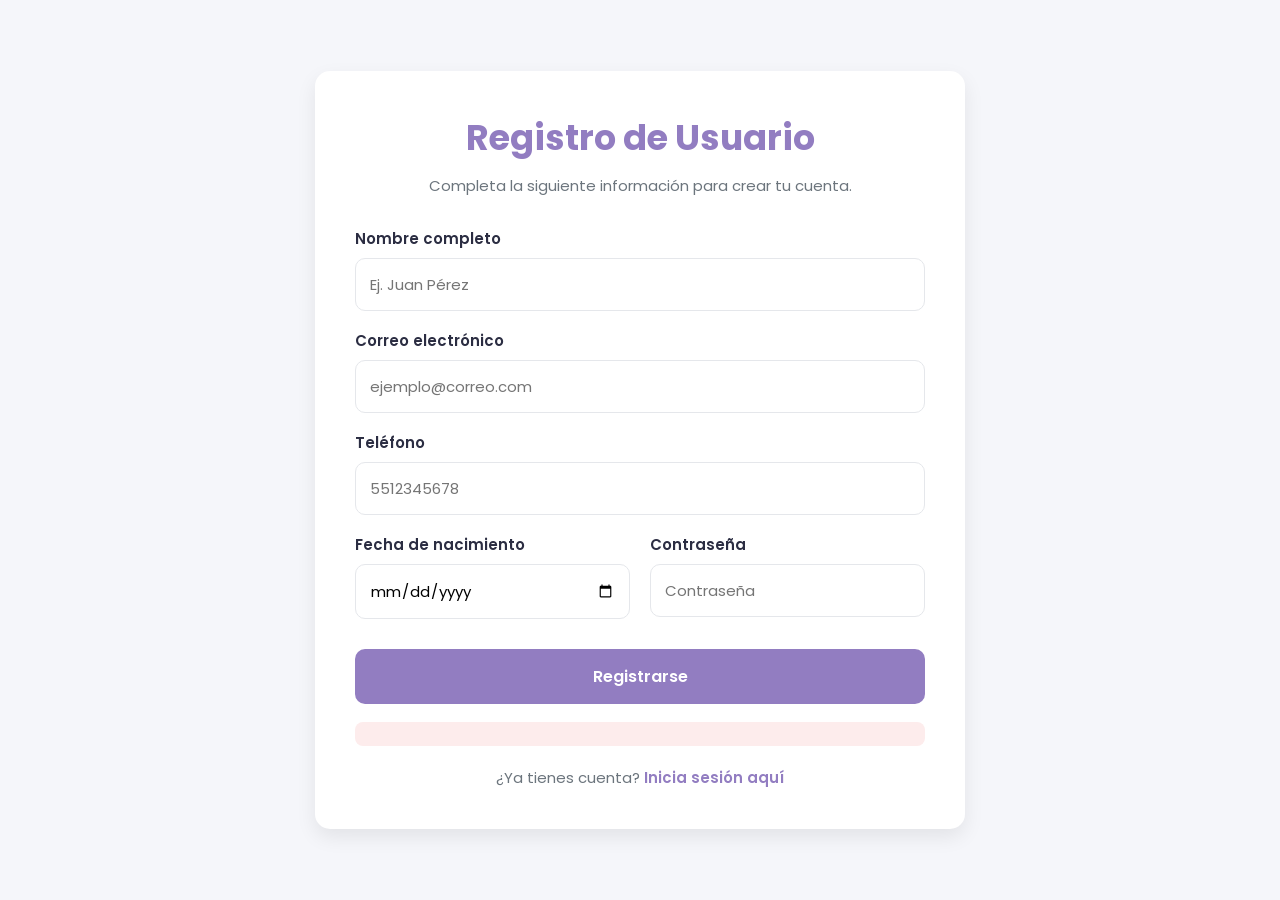
<file: index.html>
<!DOCTYPE html>
<html lang="es">
<head>
    <meta charset="UTF-8">
    <meta name="viewport" content="width=device-width, initial-scale=1.0">
    <title>Registro de Usuario</title>

    <link rel="preconnect" href="https://fonts.googleapis.com">
    <link rel="preconnect" href="https://fonts.gstatic.com" crossorigin>

    <link href="https://fonts.googleapis.com/css2?family=Poppins:wght@300;400;500;600;700&display=swap" rel="stylesheet">

    <link rel="stylesheet" href="css/style.css">
</head>

<body>

<div class="container">

    <h1>Registro de Usuario</h1>

    <p class="subtitulo">
        Completa la siguiente información para crear tu cuenta.
    </p>

    <form id="registroForm">

        <label for="nombre">
            Nombre completo
        </label>

        <input
            type="text"
            id="nombre"
            placeholder="Ej. Juan Pérez"
            required
        >

        <label for="correo">
            Correo electrónico
        </label>

        <input
            type="email"
            id="correo"
            placeholder="ejemplo@correo.com"
            required
        >

        <label for="telefono">
            Teléfono
        </label>

        <input
            type="tel"
            id="telefono"
            placeholder="5512345678"
            required
        >

        <div class="fila">

            <div class="campo">

                <label for="fechaNacimiento">
                    Fecha de nacimiento
                </label>

                <input
                    type="date"
                    id="fechaNacimiento"
                    required
                >

            </div>

            <div class="campo">

                <label for="password">
                    Contraseña
                </label>

                <input
                    type="password"
                    id="password"
                    placeholder="Contraseña"
                    required
                >

            </div>

        </div>

        <button type="submit">
            Registrarse
        </button>

        <div id="mensajeError" class="error"></div>

        <p class="subtitulo" style="margin-top:20px; margin-bottom:0;">

            ¿Ya tienes cuenta?

            <a href="login.html">

                Inicia sesión aquí

            </a>

        </p>

    </form>

</div>

<!-- MODAL -->

<div id="miModal" class="modal">

    <div class="modal-content">

        <span
            class="close"
            id="cerrarModal"
        >
            &times;
        </span>

        <h2>
            ¡Registro exitoso!
        </h2>

        <p id="modalEdad"></p>

        <div class="success">

            Todos tus datos fueron validados correctamente.

        </div>

        <button id="btnAceptar">

            Aceptar

        </button>

    </div>

</div>

<script src="js/utileria.js"></script>

<script>

const form = document.getElementById('registroForm');
const mensajeError = document.getElementById('mensajeError');
const modal = document.getElementById('miModal');
const cerrarModal = document.getElementById('cerrarModal');
const modalEdad = document.getElementById('modalEdad');
const btnAceptar = document.getElementById('btnAceptar');

form.addEventListener('submit', function(event){

    event.preventDefault();

    mensajeError.textContent = "";

    let nombreVal = document.getElementById('nombre').value.trim();
    const correoVal = document.getElementById('correo').value.trim();
    const telefonoVal = document.getElementById('telefono').value.trim();
    const fechaVal = document.getElementById('fechaNacimiento').value;
    const passwordVal = document.getElementById('password').value;

    // Validar nombre
    if(!soloLetras(nombreVal)){
        mensajeError.textContent="El nombre solo debe contener letras.";
        return;
    }

    // Validar correo
    if(!validarCorreo(correoVal)){
        mensajeError.textContent="Por favor, ingresa un correo electrónico válido.";
        return;
    }

    // Validar teléfono
    if(
    !validarLongitud(telefonoVal,10) ||
    !validarTelefono(telefonoVal)
){
    mensajeError.textContent="El teléfono debe tener exactamente 10 dígitos.";
    return;
}

    // Validar mayoría de edad
    if(!esMayorDeEdad(fechaVal)){
        mensajeError.textContent="Debes ser mayor de edad (18 años o más) para registrarte.";
        return;
    }

    // Validar contraseña
    if(!validarPassword(passwordVal)){
        mensajeError.textContent="La contraseña no cumple con los requisitos mínimos de seguridad.";
        return;
    }

    // Capitalizar nombre
    nombreVal = capitalizarTexto(nombreVal);

    // Calcular edad
    const edad = calcularEdad(fechaVal);

    // Mostrar datos en el modal
    modalEdad.innerHTML = `
        <strong>Bienvenido, ${nombreVal}</strong>
        <br><br>
        Tu edad calculada es:
        <strong>${edad} años</strong>.
    `;

    modal.style.display = "block";

    form.reset();

});

// Cerrar modal con la X
cerrarModal.addEventListener("click",function(){
    modal.style.display="none";
});

// Cerrar modal con el botón
btnAceptar.addEventListener("click",function(){
    modal.style.display="none";
});

// Cerrar dando clic fuera
window.addEventListener("click",function(e){
    if(e.target===modal){
        modal.style.display="none";
    }
});

</script>

</body>
</html>
</file>
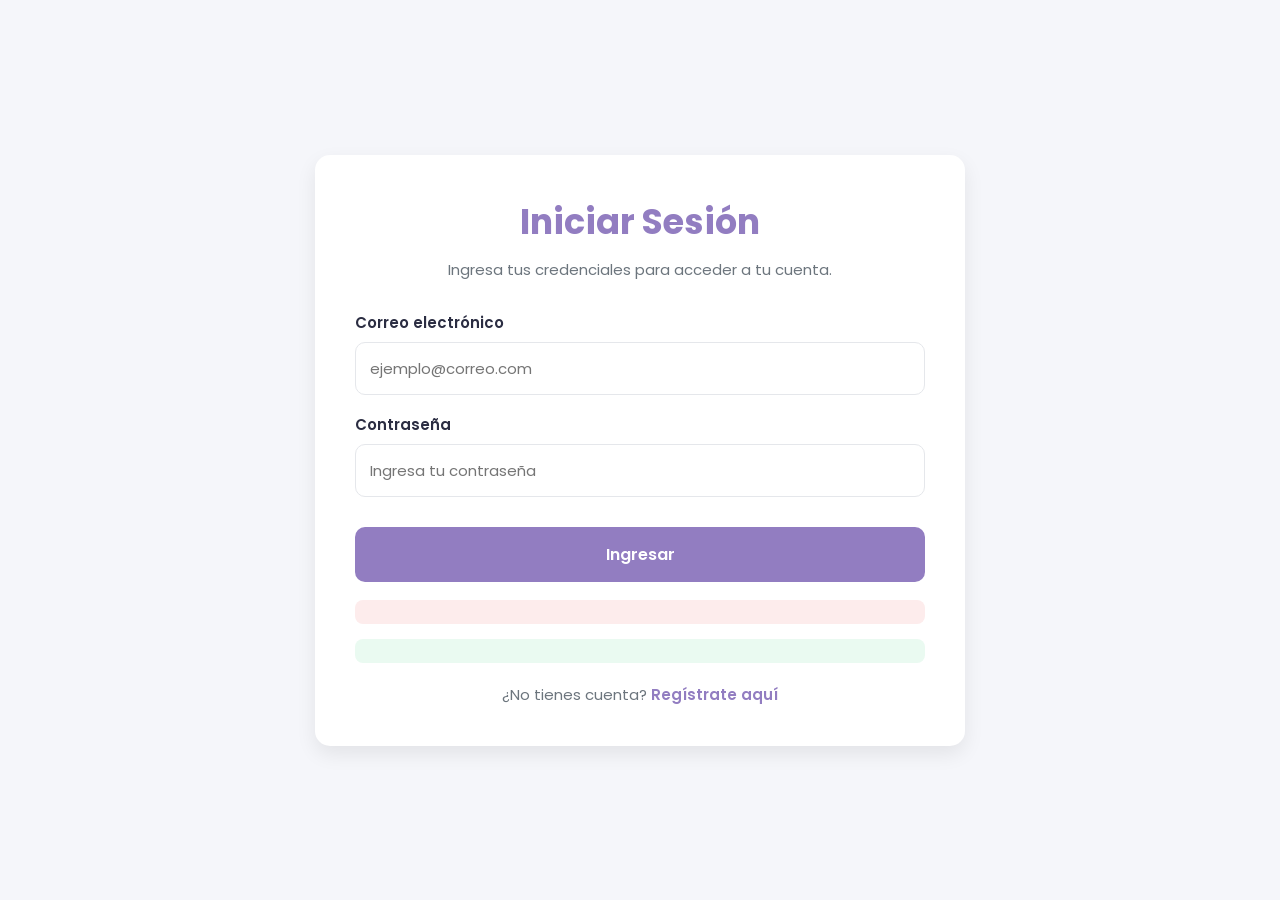
<file: login.html>
<!DOCTYPE html>
<html lang="es">
<head>
    <meta charset="UTF-8">
    <meta name="viewport" content="width=device-width, initial-scale=1.0">
    <title>Iniciar Sesión</title>

    <link rel="preconnect" href="https://fonts.googleapis.com">
    <link rel="preconnect" href="https://fonts.gstatic.com" crossorigin>

    <link href="https://fonts.googleapis.com/css2?family=Poppins:wght@300;400;500;600;700&display=swap" rel="stylesheet">

    <link rel="stylesheet" href="css/style.css">
</head>

<body>

<div class="container">

    <h1>Iniciar Sesión</h1>

    <p class="subtitulo">
        Ingresa tus credenciales para acceder a tu cuenta.
    </p>

    <form id="loginForm">

        <label for="correo">
            Correo electrónico
        </label>

        <input
            type="email"
            id="correo"
            placeholder="ejemplo@correo.com"
            required
        >

        <label for="password">
            Contraseña
        </label>

        <input
            type="password"
            id="password"
            placeholder="Ingresa tu contraseña"
            required
        >

        <button type="submit">
            Ingresar
        </button>

        <div id="mensajeError" class="error"></div>

        <div id="mensajeExito" class="success"></div>

        <p class="subtitulo" style="margin-top:20px;margin-bottom:0;">

            ¿No tienes cuenta?

            <a href="index.html">

                Regístrate aquí

            </a>

        </p>

    </form>

</div>

<script src="js/utileria.js"></script>

<script>

const form = document.getElementById("loginForm");
const mensajeError = document.getElementById("mensajeError");
const mensajeExito = document.getElementById("mensajeExito");

form.addEventListener("submit",function(event){

    event.preventDefault();

    mensajeError.textContent="";
    mensajeExito.textContent="";

    const correoVal=document.getElementById("correo").value.trim();
    const passwordVal=document.getElementById("password").value;

    if(!validarCorreo(correoVal)){
        mensajeError.textContent="El formato del correo electrónico no es válido.";
        return;
    }

    if(!validarPassword(passwordVal)){
        mensajeError.textContent="Contraseña incorrecta o formato inválido.";
        return;
    }

    mensajeExito.textContent="¡Acceso concedido! Iniciando sesión...";

});

</script>

</body>
</html>
</file>
<file: css/style.css>
/*==========================
    ESTILOS GENERALES
===========================*/

:root{
    --primario:#927dc1;
    --primario-hover:#7558b3;
    --secundario:#4CC9F0;
    --fondo:#F5F6FA;
    --texto:#2B2D42;
    --gris:#6C757D;
    --borde:#E5E7EB;
    --error:#dc3545;
    --error-fondo:#fdecec;
    --exito:#198754;
    --exito-fondo:#eafaf1;
}

*{
    margin:0;
    padding:0;
    box-sizing:border-box;
    font-family:'Poppins',sans-serif;
}

body{
    background:var(--fondo);
    color:var(--texto);
    display:flex;
    justify-content:center;
    align-items:center;
    min-height:100vh;
    padding:40px 20px;
}

/*==========================
      CONTENEDOR
===========================*/

.container{

    width:100%;
    max-width:650px;

    background:#fff;

    padding:40px;

    border-radius:15px;

    box-shadow:0 8px 20px rgba(0,0,0,.08);

}

/*==========================
        TITULOS
===========================*/

h1{

    color:var(--primario);

    text-align:center;

    font-size:35px;

    margin-bottom:10px;

}

.subtitulo{

    text-align:center;

    color:var(--gris);

    margin-bottom:30px;

    font-size:15px;

}

/*==========================
         FORMULARIO
===========================*/

form{

    width:100%;

}

label{

    display:block;

    margin-top:18px;

    margin-bottom:8px;

    font-weight:600;

    font-size:15px;

}

input{

    width:100%;

    padding:14px;

    border:1px solid var(--borde);

    border-radius:10px;

    font-size:15px;

    transition:.3s;

    background:white;

}

input:focus{

    outline:none;

    border-color:var(--secundario);

    box-shadow:0 0 0 3px rgba(76,201,240,.2);

}

/*==========================
     CAMPOS EN FILA
===========================*/

.fila{

    display:grid;

    grid-template-columns:1fr 1fr;

    gap:20px;

}

.campo{

    width:100%;

}

/*==========================
         BOTON
===========================*/

button{

    width:100%;

    margin-top:30px;

    padding:15px;

    border:none;

    border-radius:10px;

    background:var(--primario);

    color:white;

    font-size:16px;

    font-weight:600;

    cursor:pointer;

    transition:.3s;

}

button:hover{

    background:var(--primario-hover);

}

/*==========================
       MENSAJES
===========================*/

.error{

    margin-top:18px;

    padding:12px;

    border-radius:8px;

    background:var(--error-fondo);

    color:var(--error);

    text-align:center;

    font-size:14px;

}

.success{

    margin-top:15px;

    padding:12px;

    border-radius:8px;

    background:var(--exito-fondo);

    color:var(--exito);

    text-align:center;

    font-size:14px;

}

/*==========================
         LINKS
===========================*/

a{

    color:var(--primario);

    text-decoration:none;

    font-weight:600;

}

a:hover{

    text-decoration:underline;

}

/*==========================
          MODAL
===========================*/

.modal{

    display:none;

    position:fixed;

    left:0;

    top:0;

    width:100%;

    height:100%;

    background:rgba(0,0,0,.45);

    backdrop-filter:blur(3px);

}

.modal-content{

    background:white;

    width:420px;

    max-width:90%;

    margin:90px auto;

    border-radius:15px;

    padding:35px;

    text-align:center;

    position:relative;

    animation:aparecer .3s;

    box-shadow:0 10px 30px rgba(0,0,0,.15);

}

.modal-content::before{

    content:"✓";

    width:75px;

    height:75px;

    border-radius:50%;

    background:#32c766;

    color:white;

    display:flex;

    justify-content:center;

    align-items:center;

    margin:auto;

    margin-bottom:20px;

    font-size:40px;

}

.modal-content h2{

    color:var(--primario);

    margin-bottom:15px;

}

.modal-content p{

    color:#555;

    line-height:1.7;

}

.close{

    position:absolute;

    right:18px;

    top:10px;

    font-size:28px;

    cursor:pointer;

    color:#888;

}

.close:hover{

    color:red;

}

#btnAceptar{

    margin-top:25px;

}

/*==========================
      ANIMACIONES
===========================*/

@keyframes aparecer{

from{

opacity:0;

transform:translateY(20px);

}

to{

opacity:1;

transform:translateY(0);

}

}

/*==========================
      RESPONSIVE
===========================*/

@media(max-width:650px){

.container{

padding:25px;

}

.fila{

grid-template-columns:1fr;

gap:0;

}

h1{

font-size:30px;

}

}
</file>
